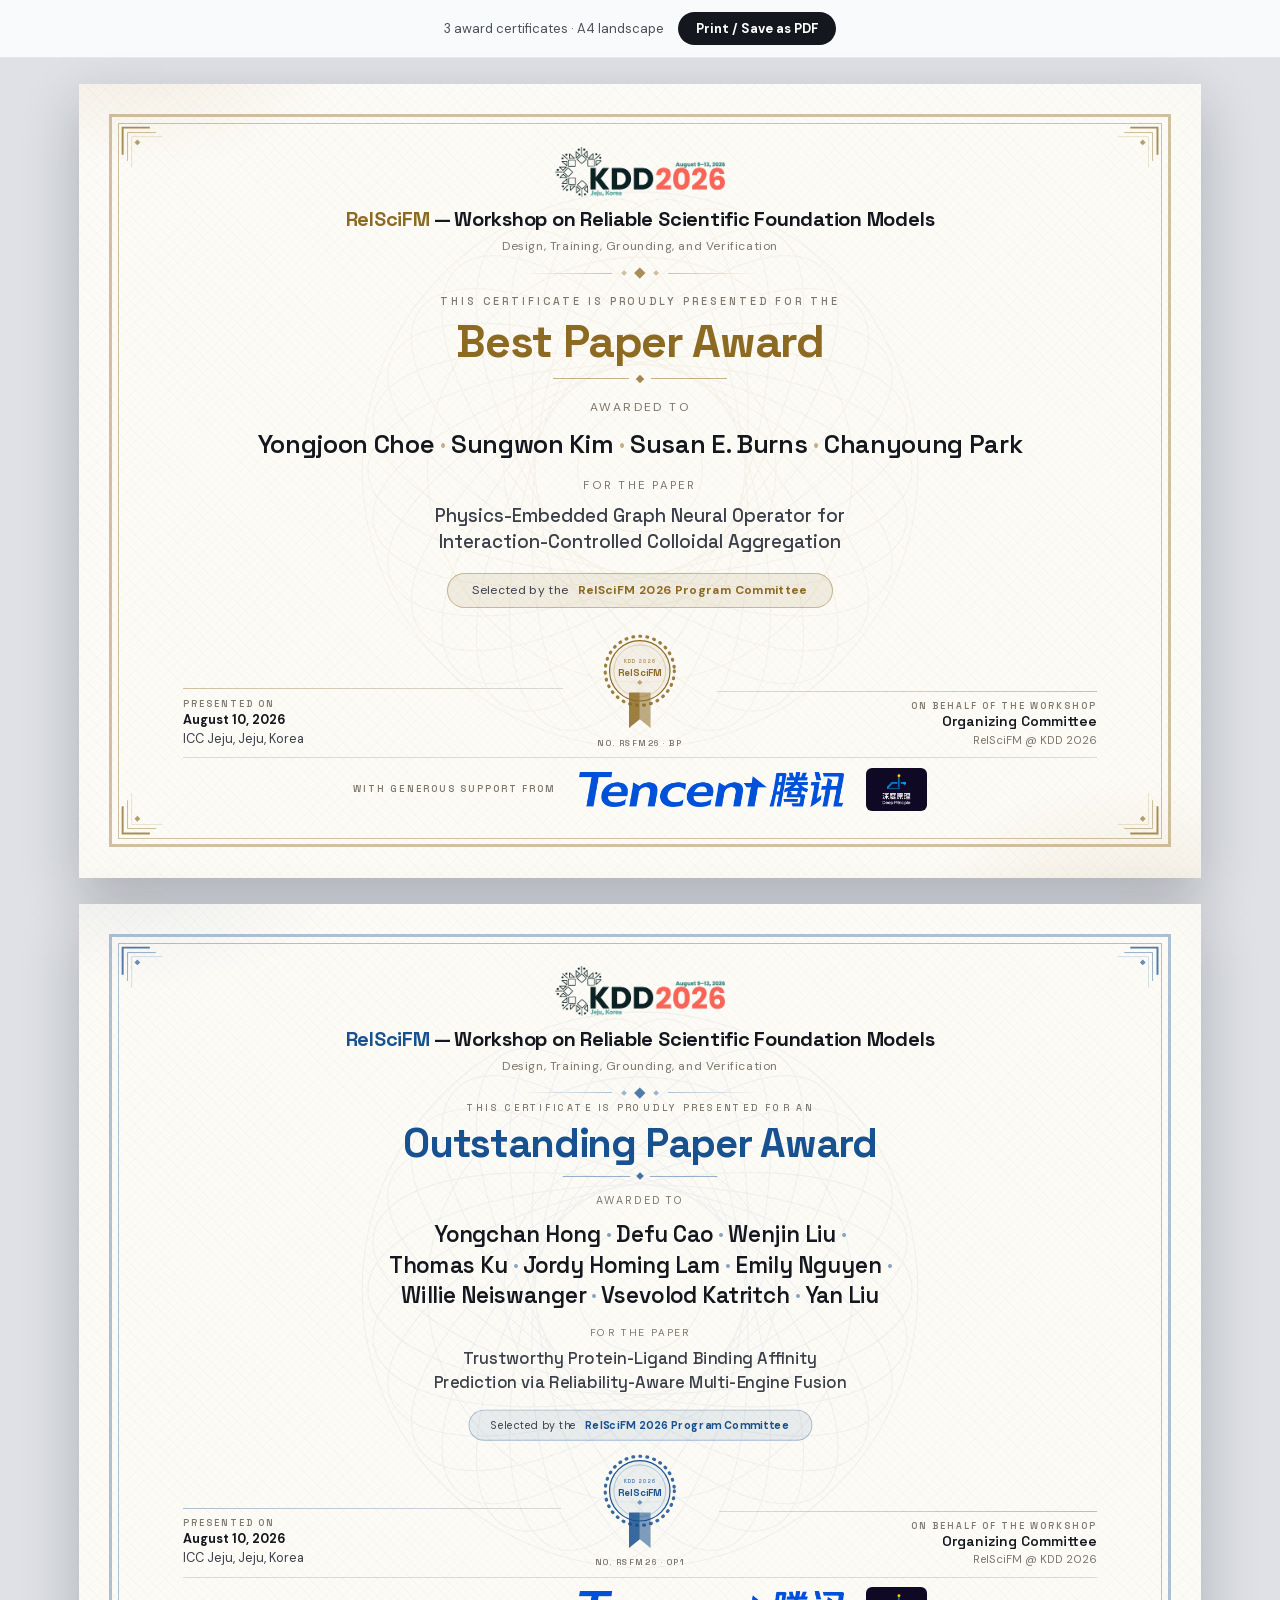
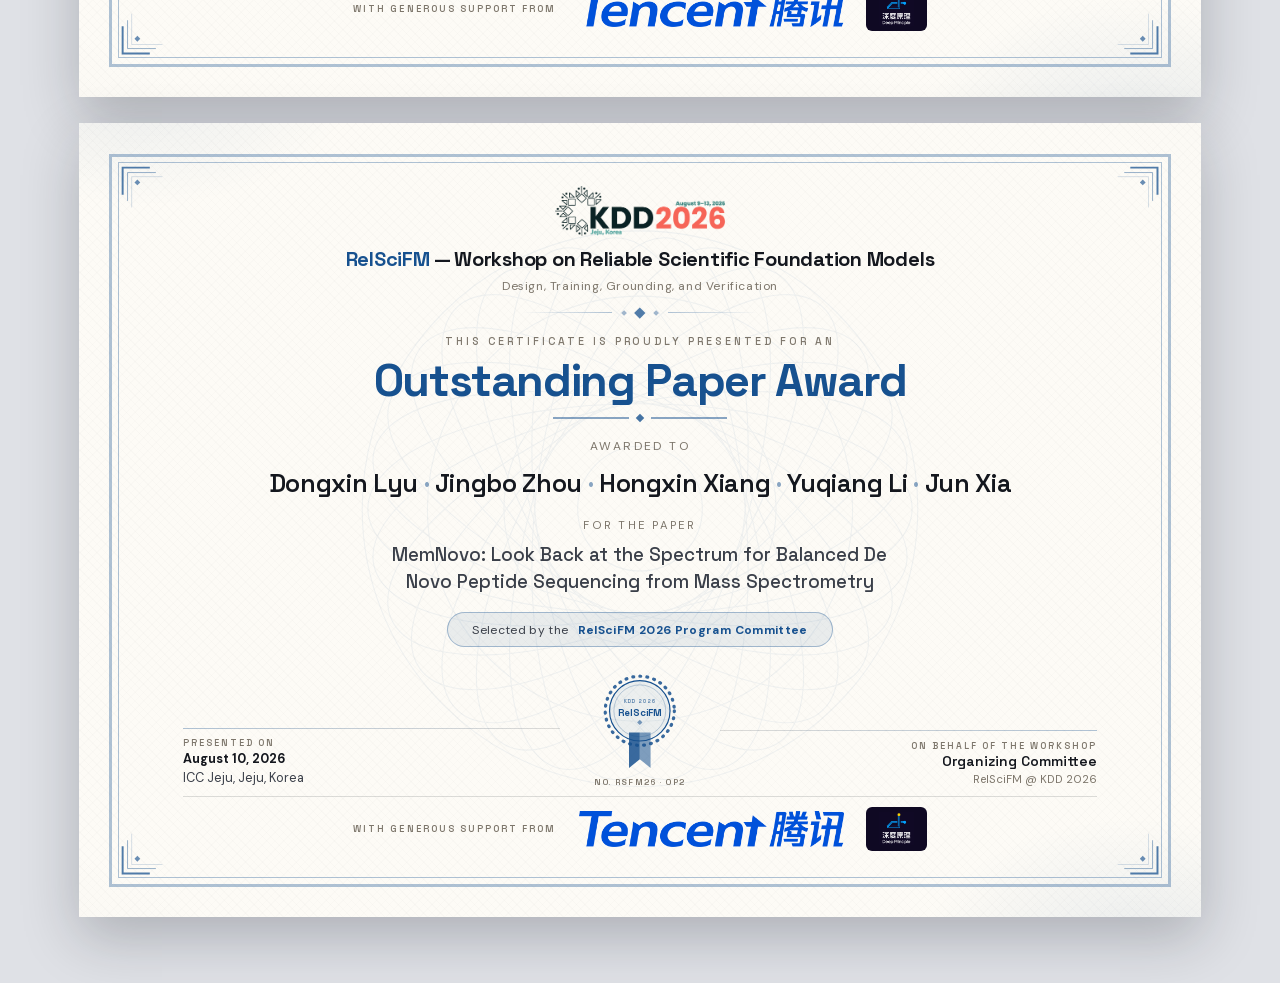
<file: certificates.html>
<!DOCTYPE html>
<html lang="en">
<head>
<meta charset="utf-8">
<meta name="viewport" content="width=device-width, initial-scale=1">
<title>RelSciFM @ KDD 2026 — Award Certificates</title>
<link rel="stylesheet" href="assets/fonts/fonts.css">
<style>
  :root {
    --heading: "Space Grotesk", -apple-system, BlinkMacSystemFont, "Helvetica Neue", sans-serif;
    --body: "DM Sans", -apple-system, BlinkMacSystemFont, "Helvetica Neue", Arial, sans-serif;
    --paper: #fdfbf6;
    --ink: #14171e;
    --ink-soft: #3a3f49;
    --muted: #7d766b;
    --rule: rgba(20, 23, 30, .14);
  }

  * { box-sizing: border-box; }

  html, body { margin: 0; padding: 0; }

  body {
    background: #dfe1e6;
    font-family: var(--body);
    -webkit-font-smoothing: antialiased;
  }

  .toolbar {
    position: sticky;
    top: 0;
    z-index: 10;
    display: flex;
    align-items: center;
    justify-content: center;
    gap: 14px;
    padding: 12px;
    background: rgba(255, 255, 255, .82);
    backdrop-filter: saturate(180%) blur(14px);
    border-bottom: 1px solid rgba(0, 0, 0, .08);
    font-size: 13px;
    color: #4b5058;
  }

  .toolbar button {
    font: inherit;
    font-weight: 600;
    color: #fff;
    background: #14171e;
    border: 0;
    border-radius: 980px;
    padding: 8px 18px;
    cursor: pointer;
  }

  .defs { position: absolute; width: 0; height: 0; overflow: hidden; }

  .sheets { padding: 26px 0 40px; }

  /* ============================== sheet ============================== */

  .cert {
    --acc: #17518f;
    --acc-warm: #2f6fbd;
    --acc-soft: rgba(23, 81, 143, .085);
    --acc-line: rgba(23, 81, 143, .34);
    position: relative;
    width: 297mm;
    height: 210mm;
    margin: 0 auto 26px auto;
    padding: 8mm;
    background: var(--paper);
    color: var(--ink);
    overflow: hidden;
    box-shadow: 0 20px 54px rgba(15, 20, 30, .24);
    print-color-adjust: exact;
    -webkit-print-color-adjust: exact;
  }

  .cert.gold {
    --acc: #8c6a22;
    --acc-warm: #b08d3f;
    --acc-soft: rgba(140, 106, 34, .10);
    --acc-line: rgba(140, 106, 34, .40);
  }

  /* warm paper tint, woven texture, edge vignette */
  .cert::before {
    content: "";
    position: absolute;
    inset: 0;
    background:
      radial-gradient(80mm 54mm at 6% -8%, var(--acc-soft), transparent 72%),
      radial-gradient(80mm 54mm at 94% 106%, var(--acc-soft), transparent 72%),
      repeating-linear-gradient(45deg, rgba(20, 23, 30, .016) 0 1px, transparent 1px 6px),
      repeating-linear-gradient(-45deg, rgba(20, 23, 30, .012) 0 1px, transparent 1px 6px);
  }

  .cert::after {
    content: "";
    position: absolute;
    inset: 0;
    pointer-events: none;
    background: radial-gradient(120% 100% at 50% 50%, transparent 58%, rgba(20, 23, 30, .05));
  }

  /* guilloche watermark behind the award block */
  .rosette {
    position: absolute;
    top: 50%;
    left: 50%;
    width: 150mm;
    height: 150mm;
    transform: translate(-50%, -52%);
    color: var(--acc);
    opacity: .055;
  }

  /* ============================== frame ============================== */

  .frame {
    position: relative;
    height: 100%;
    border: 1mm solid var(--acc-line);
    padding: 1.5mm;
  }

  .frame-inner {
    position: relative;
    height: 100%;
    border: 0.25mm solid var(--acc-line);
    padding: 6mm 17mm 7mm 17mm;
    display: flex;
    flex-direction: column;
    text-align: center;
  }

  .frame-inner > header,
  .frame-inner > footer { flex: 0 0 auto; }

  .corner {
    position: absolute;
    width: 13mm;
    height: 13mm;
    color: var(--acc);
    opacity: .75;
  }
  .corner.tl { top: 2.4mm; left: 2.4mm; }
  .corner.tr { top: 2.4mm; right: 2.4mm; transform: scaleX(-1); }
  .corner.bl { bottom: 2.4mm; left: 2.4mm; transform: scaleY(-1); }
  .corner.br { bottom: 2.4mm; right: 2.4mm; transform: scale(-1, -1); }

  /* ============================== header ============================== */

  .kdd-logo {
    display: block;
    width: 45mm;
    height: auto;
    margin: 0 auto;
  }

  .wordmark {
    font-family: var(--heading);
    font-size: 15pt;
    font-weight: 700;
    letter-spacing: -0.012em;
    margin-top: 2.6mm;
    text-wrap: balance;
  }

  .wordmark .rs { color: var(--acc); }

  .subtitle {
    font-size: 9pt;
    color: var(--muted);
    margin-top: 1.6mm;
    letter-spacing: .05em;
  }

  .flourish {
    display: flex;
    align-items: center;
    justify-content: center;
    gap: 2.6mm;
    margin-top: 4mm;
  }
  .flourish i {
    display: block;
    height: 0.25mm;
    width: 24mm;
    background: linear-gradient(90deg, transparent, var(--acc-line));
  }
  .flourish i:last-child { background: linear-gradient(90deg, var(--acc-line), transparent); }
  .flourish b {
    width: 2mm;
    height: 2mm;
    background: var(--acc);
    transform: rotate(45deg);
    opacity: .75;
  }
  .flourish s {
    width: 1.1mm;
    height: 1.1mm;
    background: var(--acc);
    transform: rotate(45deg);
    opacity: .4;
  }

  /* ============================== award block ============================== */

  .main {
    position: relative;
    flex: 1;
    min-height: 0;
    display: flex;
    flex-direction: column;
    justify-content: center;
    transform-origin: center center;
  }

  .kicker {
    font-family: var(--heading);
    font-size: 8pt;
    font-weight: 500;
    letter-spacing: .28em;
    text-transform: uppercase;
    color: var(--muted);
  }

  .award {
    font-family: var(--heading);
    font-size: 34pt;
    font-weight: 700;
    letter-spacing: -0.03em;
    line-height: 1.02;
    color: var(--acc);
    margin-top: 2.6mm;
  }

  .award-rule {
    display: flex;
    align-items: center;
    justify-content: center;
    gap: 2.2mm;
    margin-top: 3mm;
  }
  .award-rule i {
    display: block;
    height: 0.35mm;
    width: 20mm;
    background: var(--acc);
    opacity: .5;
  }
  .award-rule b {
    width: 1.6mm;
    height: 1.6mm;
    background: var(--acc);
    transform: rotate(45deg);
    opacity: .8;
  }

  .presented {
    font-size: 9pt;
    letter-spacing: .2em;
    text-transform: uppercase;
    color: var(--muted);
    margin-top: 4.5mm;
  }

  .recipients {
    font-family: var(--heading);
    font-size: 19pt;
    font-weight: 600;
    letter-spacing: -0.014em;
    line-height: 1.36;
    margin: 3.2mm auto 0 auto;
    max-width: 224mm;
    text-wrap: balance;
  }

  /* keep each name intact so lines only break between people */
  .recipients span { white-space: nowrap; }
  .recipients span:not(:last-child)::after {
    content: " \00B7";
    color: var(--acc);
    opacity: .5;
  }

  .for-paper {
    font-size: 8.5pt;
    letter-spacing: .2em;
    text-transform: uppercase;
    color: var(--muted);
    margin-top: 4.5mm;
  }

  .paper-title {
    font-family: var(--heading);
    font-size: 14pt;
    font-weight: 500;
    line-height: 1.42;
    margin: 2.6mm auto 0 auto;
    max-width: 200mm;
    color: var(--ink-soft);
    text-wrap: balance;
  }

  .prize {
    display: inline-flex;
    align-items: center;
    gap: 2.4mm;
    margin: 4.5mm auto 0 auto;
    padding: 2.2mm 6.5mm;
    border: 0.25mm solid var(--acc-line);
    border-radius: 980px;
    background: var(--acc-soft);
    font-size: 9pt;
    letter-spacing: .03em;
    color: var(--ink-soft);
  }
  .prize b { color: var(--acc); font-weight: 600; }

  /* ============================== footer ============================== */

  .foot {
    display: grid;
    grid-template-columns: 1fr auto 1fr;
    align-items: end;
    gap: 9mm;
    margin-top: 2mm;
  }

  .foot .lab {
    font-family: var(--heading);
    font-size: 6.8pt;
    font-weight: 600;
    letter-spacing: .22em;
    text-transform: uppercase;
    color: var(--muted);
  }

  .foot .rule {
    height: 0.3mm;
    background: linear-gradient(90deg, var(--acc-line), var(--rule));
    margin-bottom: 2.2mm;
  }
  .foot .right .rule { background: linear-gradient(90deg, var(--rule), var(--acc-line)); }

  .foot .val { font-size: 9.5pt; line-height: 1.5; color: var(--ink-soft); }
  .foot .val b { font-weight: 600; color: var(--ink); }

  .foot .left { text-align: left; }
  .foot .right { text-align: right; }

  .sig-name {
    font-family: var(--heading);
    font-size: 10.5pt;
    font-weight: 600;
  }
  .sig-sub { font-size: 8.5pt; color: var(--muted); margin-top: 0.6mm; }

  .medal-wrap { display: flex; flex-direction: column; align-items: center; }

  .medal {
    width: 20mm;
    height: auto;
    color: var(--acc);
    font-family: var(--heading);
    display: block;
  }

  .cert-no {
    font-family: var(--heading);
    font-size: 6.4pt;
    font-weight: 600;
    letter-spacing: .18em;
    text-transform: uppercase;
    color: var(--muted);
    margin-top: 1.6mm;
  }

  /* sponsors */
  .sponsors {
    display: flex;
    align-items: center;
    justify-content: center;
    gap: 6mm;
    margin-top: 2.5mm;
    padding-top: 2.5mm;
    border-top: 0.25mm solid var(--rule);
  }
  .sponsors .lab {
    font-family: var(--heading);
    font-size: 7pt;
    font-weight: 600;
    letter-spacing: .22em;
    text-transform: uppercase;
    color: var(--muted);
  }
  .sponsors img { display: block; }
  .sponsors .tc img { height: 9.4mm; }
  .sponsors .dp {
    background: #0f0923;
    border-radius: 1.6mm;
    padding: 1.4mm 3.4mm;
    display: flex;
    align-items: center;
  }
  .sponsors .dp img { height: 8.8mm; }

  /* ============================== print ============================== */

  @page { size: A4 landscape; margin: 0; }

  @media print {
    body { background: #fff; }
    .toolbar { display: none; }
    .sheets { padding: 0; }
    .cert {
      margin: 0;
      box-shadow: none;
      break-after: page;
      page-break-after: always;
    }
    .cert:last-child { break-after: auto; page-break-after: auto; }
  }
</style>
</head>
<body>

<div class="toolbar">
  <span>3 award certificates &middot; A4 landscape</span>
  <button onclick="window.print()">Print / Save as PDF</button>
</div>

<!-- shared vector ornaments -->
<svg class="defs" aria-hidden="true">
  <defs>
    <!-- engraved guilloche rosette -->
    <symbol id="rosette" viewBox="0 0 400 400">
      <g fill="none" stroke="currentColor" stroke-width="0.8">
        <circle cx="200" cy="200" r="196"/>
        <circle cx="200" cy="200" r="150"/>
        <circle cx="200" cy="200" r="96"/>
        <circle cx="200" cy="200" r="44"/>
        <ellipse cx="200" cy="200" rx="192" ry="74"/>
        <ellipse cx="200" cy="200" rx="192" ry="74" transform="rotate(12 200 200)"/>
        <ellipse cx="200" cy="200" rx="192" ry="74" transform="rotate(24 200 200)"/>
        <ellipse cx="200" cy="200" rx="192" ry="74" transform="rotate(36 200 200)"/>
        <ellipse cx="200" cy="200" rx="192" ry="74" transform="rotate(48 200 200)"/>
        <ellipse cx="200" cy="200" rx="192" ry="74" transform="rotate(60 200 200)"/>
        <ellipse cx="200" cy="200" rx="192" ry="74" transform="rotate(72 200 200)"/>
        <ellipse cx="200" cy="200" rx="192" ry="74" transform="rotate(84 200 200)"/>
        <ellipse cx="200" cy="200" rx="192" ry="74" transform="rotate(96 200 200)"/>
        <ellipse cx="200" cy="200" rx="192" ry="74" transform="rotate(108 200 200)"/>
        <ellipse cx="200" cy="200" rx="192" ry="74" transform="rotate(120 200 200)"/>
        <ellipse cx="200" cy="200" rx="192" ry="74" transform="rotate(132 200 200)"/>
        <ellipse cx="200" cy="200" rx="192" ry="74" transform="rotate(144 200 200)"/>
        <ellipse cx="200" cy="200" rx="192" ry="74" transform="rotate(156 200 200)"/>
        <ellipse cx="200" cy="200" rx="192" ry="74" transform="rotate(168 200 200)"/>
      </g>
    </symbol>

    <!-- art-deco corner flourish -->
    <symbol id="corner" viewBox="0 0 60 60">
      <g fill="none" stroke="currentColor" stroke-linecap="square">
        <path d="M2 34 L2 2 L34 2" stroke-width="2.4"/>
        <path d="M8 42 L8 8 L42 8" stroke-width="0.9" opacity=".8"/>
        <path d="M13 50 L13 13 L50 13" stroke-width="0.55" opacity=".5"/>
      </g>
      <rect x="17.5" y="17.5" width="5" height="5" transform="rotate(45 20 20)" fill="currentColor" opacity=".85"/>
    </symbol>

    <!-- ribboned medal seal -->
    <symbol id="medal" viewBox="0 0 140 182">
      <path d="M50 110 L50 176 L70 160 L70 110 Z" fill="currentColor" opacity=".85"/>
      <path d="M90 110 L90 176 L70 160 L70 110 Z" fill="currentColor" opacity=".55"/>
      <circle cx="70" cy="70" r="64" fill="none" stroke="currentColor" stroke-width="6"
              stroke-dasharray="1.5 11.6" stroke-linecap="round" opacity=".85"/>
      <circle cx="70" cy="70" r="56" fill="currentColor" opacity=".07"/>
      <circle cx="70" cy="70" r="56" fill="none" stroke="currentColor" stroke-width="2.2"/>
      <circle cx="70" cy="70" r="48" fill="none" stroke="currentColor" stroke-width="0.9" opacity=".55"/>
      <text x="70" y="55" text-anchor="middle" fill="currentColor" opacity=".72"
            font-size="9" font-weight="600" letter-spacing="1.9">KDD 2026</text>
      <text x="70" y="80" text-anchor="middle" fill="currentColor"
            font-size="18" font-weight="700" letter-spacing="-0.4">RelSciFM</text>
      <rect x="66.5" y="88" width="7" height="7" transform="rotate(45 70 91.5)" fill="currentColor" opacity=".55"/>
    </symbol>
  </defs>
</svg>

<div class="sheets">

  <!-- ==================== 1. BEST PAPER ==================== -->
  <section class="cert gold" data-cert="bp">
    <svg class="rosette" aria-hidden="true"><use href="#rosette"/></svg>
    <div class="frame">
      <svg class="corner tl" aria-hidden="true"><use href="#corner"/></svg>
      <svg class="corner tr" aria-hidden="true"><use href="#corner"/></svg>
      <svg class="corner bl" aria-hidden="true"><use href="#corner"/></svg>
      <svg class="corner br" aria-hidden="true"><use href="#corner"/></svg>

      <div class="frame-inner">

        <header>
          <img class="kdd-logo" src="assets/img/kdd2026-logo.png" alt="KDD 2026 &mdash; Jeju, Korea">
          <div class="wordmark"><span class="rs">RelSciFM</span> &mdash; Workshop on Reliable Scientific Foundation Models</div>
          <div class="subtitle">Design, Training, Grounding, and Verification</div>
          <div class="flourish"><i></i><s></s><b></b><s></s><i></i></div>
        </header>

        <div class="main">
          <div class="kicker">This certificate is proudly presented for the</div>
          <div class="award">Best Paper Award</div>
          <div class="award-rule"><i></i><b></b><i></i></div>

          <div class="presented">Awarded to</div>
          <div class="recipients"><span>Yongjoon Choe</span> <span>Sungwon Kim</span> <span>Susan E. Burns</span> <span>Chanyoung Park</span></div>

          <div class="for-paper">For the paper</div>
          <div class="paper-title">Physics-Embedded Graph Neural Operator for Interaction-Controlled Colloidal Aggregation</div>

          <div><span class="prize">Selected by the <b>RelSciFM 2026 Program Committee</b></span></div>
        </div>

        <footer>
          <div class="foot">
            <div class="left">
              <div class="rule"></div>
              <div class="lab">Presented on</div>
              <div class="val"><b>August 10, 2026</b><br>ICC Jeju, Jeju, Korea</div>
            </div>

            <div class="medal-wrap">
              <svg class="medal" viewBox="0 0 140 182" aria-hidden="true"><use href="#medal"/></svg>
              <div class="cert-no">No. RSFM26 &middot; BP</div>
            </div>

            <div class="right">
              <div class="rule"></div>
              <div class="lab">On behalf of the workshop</div>
              <div class="sig-name">Organizing Committee</div>
              <div class="sig-sub">RelSciFM @ KDD 2026</div>
            </div>
          </div>

          <div class="sponsors">
            <span class="lab">With generous support from</span>
            <span class="tc"><img src="assets/img/sponsors/tencent.png" alt="Tencent"></span>
            <span class="dp"><img src="assets/img/sponsors/deepprinciple.jpeg" alt="Deep Principle"></span>
          </div>
        </footer>

      </div>
    </div>
  </section>

  <!-- ==================== 2. OUTSTANDING PAPER 1 ==================== -->
  <section class="cert" data-cert="op1">
    <svg class="rosette" aria-hidden="true"><use href="#rosette"/></svg>
    <div class="frame">
      <svg class="corner tl" aria-hidden="true"><use href="#corner"/></svg>
      <svg class="corner tr" aria-hidden="true"><use href="#corner"/></svg>
      <svg class="corner bl" aria-hidden="true"><use href="#corner"/></svg>
      <svg class="corner br" aria-hidden="true"><use href="#corner"/></svg>

      <div class="frame-inner">

        <header>
          <img class="kdd-logo" src="assets/img/kdd2026-logo.png" alt="KDD 2026 &mdash; Jeju, Korea">
          <div class="wordmark"><span class="rs">RelSciFM</span> &mdash; Workshop on Reliable Scientific Foundation Models</div>
          <div class="subtitle">Design, Training, Grounding, and Verification</div>
          <div class="flourish"><i></i><s></s><b></b><s></s><i></i></div>
        </header>

        <div class="main">
          <div class="kicker">This certificate is proudly presented for an</div>
          <div class="award">Outstanding Paper Award</div>
          <div class="award-rule"><i></i><b></b><i></i></div>

          <div class="presented">Awarded to</div>
          <div class="recipients"><span>Yongchan Hong</span> <span>Defu Cao</span> <span>Wenjin Liu</span> <span>Thomas Ku</span> <span>Jordy Homing Lam</span> <span>Emily Nguyen</span> <span>Willie Neiswanger</span> <span>Vsevolod Katritch</span> <span>Yan Liu</span></div>

          <div class="for-paper">For the paper</div>
          <div class="paper-title">Trustworthy Protein-Ligand Binding Affinity Prediction via Reliability-Aware Multi-Engine Fusion</div>

          <div><span class="prize">Selected by the <b>RelSciFM 2026 Program Committee</b></span></div>
        </div>

        <footer>
          <div class="foot">
            <div class="left">
              <div class="rule"></div>
              <div class="lab">Presented on</div>
              <div class="val"><b>August 10, 2026</b><br>ICC Jeju, Jeju, Korea</div>
            </div>

            <div class="medal-wrap">
              <svg class="medal" viewBox="0 0 140 182" aria-hidden="true"><use href="#medal"/></svg>
              <div class="cert-no">No. RSFM26 &middot; OP1</div>
            </div>

            <div class="right">
              <div class="rule"></div>
              <div class="lab">On behalf of the workshop</div>
              <div class="sig-name">Organizing Committee</div>
              <div class="sig-sub">RelSciFM @ KDD 2026</div>
            </div>
          </div>

          <div class="sponsors">
            <span class="lab">With generous support from</span>
            <span class="tc"><img src="assets/img/sponsors/tencent.png" alt="Tencent"></span>
            <span class="dp"><img src="assets/img/sponsors/deepprinciple.jpeg" alt="Deep Principle"></span>
          </div>
        </footer>

      </div>
    </div>
  </section>

  <!-- ==================== 3. OUTSTANDING PAPER 2 ==================== -->
  <section class="cert" data-cert="op2">
    <svg class="rosette" aria-hidden="true"><use href="#rosette"/></svg>
    <div class="frame">
      <svg class="corner tl" aria-hidden="true"><use href="#corner"/></svg>
      <svg class="corner tr" aria-hidden="true"><use href="#corner"/></svg>
      <svg class="corner bl" aria-hidden="true"><use href="#corner"/></svg>
      <svg class="corner br" aria-hidden="true"><use href="#corner"/></svg>

      <div class="frame-inner">

        <header>
          <img class="kdd-logo" src="assets/img/kdd2026-logo.png" alt="KDD 2026 &mdash; Jeju, Korea">
          <div class="wordmark"><span class="rs">RelSciFM</span> &mdash; Workshop on Reliable Scientific Foundation Models</div>
          <div class="subtitle">Design, Training, Grounding, and Verification</div>
          <div class="flourish"><i></i><s></s><b></b><s></s><i></i></div>
        </header>

        <div class="main">
          <div class="kicker">This certificate is proudly presented for an</div>
          <div class="award">Outstanding Paper Award</div>
          <div class="award-rule"><i></i><b></b><i></i></div>

          <div class="presented">Awarded to</div>
          <div class="recipients"><span>Dongxin Lyu</span> <span>Jingbo Zhou</span> <span>Hongxin Xiang</span> <span>Yuqiang Li</span> <span>Jun Xia</span></div>

          <div class="for-paper">For the paper</div>
          <div class="paper-title">MemNovo: Look Back at the Spectrum for Balanced De Novo Peptide Sequencing from Mass Spectrometry</div>

          <div><span class="prize">Selected by the <b>RelSciFM 2026 Program Committee</b></span></div>
        </div>

        <footer>
          <div class="foot">
            <div class="left">
              <div class="rule"></div>
              <div class="lab">Presented on</div>
              <div class="val"><b>August 10, 2026</b><br>ICC Jeju, Jeju, Korea</div>
            </div>

            <div class="medal-wrap">
              <svg class="medal" viewBox="0 0 140 182" aria-hidden="true"><use href="#medal"/></svg>
              <div class="cert-no">No. RSFM26 &middot; OP2</div>
            </div>

            <div class="right">
              <div class="rule"></div>
              <div class="lab">On behalf of the workshop</div>
              <div class="sig-name">Organizing Committee</div>
              <div class="sig-sub">RelSciFM @ KDD 2026</div>
            </div>
          </div>

          <div class="sponsors">
            <span class="lab">With generous support from</span>
            <span class="tc"><img src="assets/img/sponsors/tencent.png" alt="Tencent"></span>
            <span class="dp"><img src="assets/img/sponsors/deepprinciple.jpeg" alt="Deep Principle"></span>
          </div>
        </footer>

      </div>
    </div>
  </section>

</div>

<script>
  // ?only=bp|op1|op2 renders a single certificate, for exporting one PDF per award.
  (function () {
    var only = new URLSearchParams(location.search).get('only');
    var sheets = document.querySelectorAll('.cert');
    if (only) {
      sheets.forEach(function (c) {
        if (c.dataset.cert !== only) c.remove();
      });
    }
    var n = document.querySelectorAll('.cert').length;
    document.querySelector('.toolbar span').textContent =
      n + (n === 1 ? ' award certificate' : ' award certificates') + ' \u00B7 A4 landscape';
  })();

  // Long author lists can outgrow the centre block and collide with the header
  // flourish; scale each block down just enough to sit inside the frame.
  function fitCertificates() {
    document.querySelectorAll('.cert .main').forEach(function (main) {
      main.style.transform = 'none';
      main.style.justifyContent = 'flex-start';
      var natural = main.scrollHeight;
      var available = main.clientHeight;
      main.style.justifyContent = '';
      if (natural > available) {
        main.style.transform = 'scale(' + (available / natural * 0.97).toFixed(4) + ')';
      }
    });
  }

  if (document.fonts && document.fonts.ready) {
    document.fonts.ready.then(fitCertificates);
  }
  window.addEventListener('load', fitCertificates);
  window.addEventListener('beforeprint', fitCertificates);
</script>

</body>
</html>
</file>
<file: assets/fonts/fonts.css>
/* latin-ext */
@font-face {
  font-family: 'DM Sans';
  font-style: normal;
  font-weight: 400;
  font-display: swap;
  src: url(./rP2Yp2ywxg089UriI5-g4vlH9VoD8Cmcqbu6-K6z9mXgjU0.woff2) format('woff2');
  unicode-range: U+0100-02BA, U+02BD-02C5, U+02C7-02CC, U+02CE-02D7, U+02DD-02FF, U+0304, U+0308, U+0329, U+1D00-1DBF, U+1E00-1E9F, U+1EF2-1EFF, U+2020, U+20A0-20AB, U+20AD-20C0, U+2113, U+2C60-2C7F, U+A720-A7FF;
}
/* latin */
@font-face {
  font-family: 'DM Sans';
  font-style: normal;
  font-weight: 400;
  font-display: swap;
  src: url(./rP2Yp2ywxg089UriI5-g4vlH9VoD8Cmcqbu0-K6z9mXg.woff2) format('woff2');
  unicode-range: U+0000-00FF, U+0131, U+0152-0153, U+02BB-02BC, U+02C6, U+02DA, U+02DC, U+0304, U+0308, U+0329, U+2000-206F, U+20AC, U+2122, U+2191, U+2193, U+2212, U+2215, U+FEFF, U+FFFD;
}
/* latin-ext */
@font-face {
  font-family: 'DM Sans';
  font-style: normal;
  font-weight: 500;
  font-display: swap;
  src: url(./rP2Yp2ywxg089UriI5-g4vlH9VoD8Cmcqbu6-K6z9mXgjU0.woff2) format('woff2');
  unicode-range: U+0100-02BA, U+02BD-02C5, U+02C7-02CC, U+02CE-02D7, U+02DD-02FF, U+0304, U+0308, U+0329, U+1D00-1DBF, U+1E00-1E9F, U+1EF2-1EFF, U+2020, U+20A0-20AB, U+20AD-20C0, U+2113, U+2C60-2C7F, U+A720-A7FF;
}
/* latin */
@font-face {
  font-family: 'DM Sans';
  font-style: normal;
  font-weight: 500;
  font-display: swap;
  src: url(./rP2Yp2ywxg089UriI5-g4vlH9VoD8Cmcqbu0-K6z9mXg.woff2) format('woff2');
  unicode-range: U+0000-00FF, U+0131, U+0152-0153, U+02BB-02BC, U+02C6, U+02DA, U+02DC, U+0304, U+0308, U+0329, U+2000-206F, U+20AC, U+2122, U+2191, U+2193, U+2212, U+2215, U+FEFF, U+FFFD;
}
/* latin-ext */
@font-face {
  font-family: 'DM Sans';
  font-style: normal;
  font-weight: 700;
  font-display: swap;
  src: url(./rP2Yp2ywxg089UriI5-g4vlH9VoD8Cmcqbu6-K6z9mXgjU0.woff2) format('woff2');
  unicode-range: U+0100-02BA, U+02BD-02C5, U+02C7-02CC, U+02CE-02D7, U+02DD-02FF, U+0304, U+0308, U+0329, U+1D00-1DBF, U+1E00-1E9F, U+1EF2-1EFF, U+2020, U+20A0-20AB, U+20AD-20C0, U+2113, U+2C60-2C7F, U+A720-A7FF;
}
/* latin */
@font-face {
  font-family: 'DM Sans';
  font-style: normal;
  font-weight: 700;
  font-display: swap;
  src: url(./rP2Yp2ywxg089UriI5-g4vlH9VoD8Cmcqbu0-K6z9mXg.woff2) format('woff2');
  unicode-range: U+0000-00FF, U+0131, U+0152-0153, U+02BB-02BC, U+02C6, U+02DA, U+02DC, U+0304, U+0308, U+0329, U+2000-206F, U+20AC, U+2122, U+2191, U+2193, U+2212, U+2215, U+FEFF, U+FFFD;
}
/* vietnamese */
@font-face {
  font-family: 'Space Grotesk';
  font-style: normal;
  font-weight: 400;
  font-display: swap;
  src: url(./V8mDoQDjQSkFtoMM3T6r8E7mPb54C_k3HqUtEw.woff2) format('woff2');
  unicode-range: U+0102-0103, U+0110-0111, U+0128-0129, U+0168-0169, U+01A0-01A1, U+01AF-01B0, U+0300-0301, U+0303-0304, U+0308-0309, U+0323, U+0329, U+1EA0-1EF9, U+20AB;
}
/* latin-ext */
@font-face {
  font-family: 'Space Grotesk';
  font-style: normal;
  font-weight: 400;
  font-display: swap;
  src: url(./V8mDoQDjQSkFtoMM3T6r8E7mPb94C_k3HqUtEw.woff2) format('woff2');
  unicode-range: U+0100-02BA, U+02BD-02C5, U+02C7-02CC, U+02CE-02D7, U+02DD-02FF, U+0304, U+0308, U+0329, U+1D00-1DBF, U+1E00-1E9F, U+1EF2-1EFF, U+2020, U+20A0-20AB, U+20AD-20C0, U+2113, U+2C60-2C7F, U+A720-A7FF;
}
/* latin */
@font-face {
  font-family: 'Space Grotesk';
  font-style: normal;
  font-weight: 400;
  font-display: swap;
  src: url(./V8mDoQDjQSkFtoMM3T6r8E7mPbF4C_k3HqU.woff2) format('woff2');
  unicode-range: U+0000-00FF, U+0131, U+0152-0153, U+02BB-02BC, U+02C6, U+02DA, U+02DC, U+0304, U+0308, U+0329, U+2000-206F, U+20AC, U+2122, U+2191, U+2193, U+2212, U+2215, U+FEFF, U+FFFD;
}
/* vietnamese */
@font-face {
  font-family: 'Space Grotesk';
  font-style: normal;
  font-weight: 500;
  font-display: swap;
  src: url(./V8mDoQDjQSkFtoMM3T6r8E7mPb54C_k3HqUtEw.woff2) format('woff2');
  unicode-range: U+0102-0103, U+0110-0111, U+0128-0129, U+0168-0169, U+01A0-01A1, U+01AF-01B0, U+0300-0301, U+0303-0304, U+0308-0309, U+0323, U+0329, U+1EA0-1EF9, U+20AB;
}
/* latin-ext */
@font-face {
  font-family: 'Space Grotesk';
  font-style: normal;
  font-weight: 500;
  font-display: swap;
  src: url(./V8mDoQDjQSkFtoMM3T6r8E7mPb94C_k3HqUtEw.woff2) format('woff2');
  unicode-range: U+0100-02BA, U+02BD-02C5, U+02C7-02CC, U+02CE-02D7, U+02DD-02FF, U+0304, U+0308, U+0329, U+1D00-1DBF, U+1E00-1E9F, U+1EF2-1EFF, U+2020, U+20A0-20AB, U+20AD-20C0, U+2113, U+2C60-2C7F, U+A720-A7FF;
}
/* latin */
@font-face {
  font-family: 'Space Grotesk';
  font-style: normal;
  font-weight: 500;
  font-display: swap;
  src: url(./V8mDoQDjQSkFtoMM3T6r8E7mPbF4C_k3HqU.woff2) format('woff2');
  unicode-range: U+0000-00FF, U+0131, U+0152-0153, U+02BB-02BC, U+02C6, U+02DA, U+02DC, U+0304, U+0308, U+0329, U+2000-206F, U+20AC, U+2122, U+2191, U+2193, U+2212, U+2215, U+FEFF, U+FFFD;
}
/* vietnamese */
@font-face {
  font-family: 'Space Grotesk';
  font-style: normal;
  font-weight: 600;
  font-display: swap;
  src: url(./V8mDoQDjQSkFtoMM3T6r8E7mPb54C_k3HqUtEw.woff2) format('woff2');
  unicode-range: U+0102-0103, U+0110-0111, U+0128-0129, U+0168-0169, U+01A0-01A1, U+01AF-01B0, U+0300-0301, U+0303-0304, U+0308-0309, U+0323, U+0329, U+1EA0-1EF9, U+20AB;
}
/* latin-ext */
@font-face {
  font-family: 'Space Grotesk';
  font-style: normal;
  font-weight: 600;
  font-display: swap;
  src: url(./V8mDoQDjQSkFtoMM3T6r8E7mPb94C_k3HqUtEw.woff2) format('woff2');
  unicode-range: U+0100-02BA, U+02BD-02C5, U+02C7-02CC, U+02CE-02D7, U+02DD-02FF, U+0304, U+0308, U+0329, U+1D00-1DBF, U+1E00-1E9F, U+1EF2-1EFF, U+2020, U+20A0-20AB, U+20AD-20C0, U+2113, U+2C60-2C7F, U+A720-A7FF;
}
/* latin */
@font-face {
  font-family: 'Space Grotesk';
  font-style: normal;
  font-weight: 600;
  font-display: swap;
  src: url(./V8mDoQDjQSkFtoMM3T6r8E7mPbF4C_k3HqU.woff2) format('woff2');
  unicode-range: U+0000-00FF, U+0131, U+0152-0153, U+02BB-02BC, U+02C6, U+02DA, U+02DC, U+0304, U+0308, U+0329, U+2000-206F, U+20AC, U+2122, U+2191, U+2193, U+2212, U+2215, U+FEFF, U+FFFD;
}
/* vietnamese */
@font-face {
  font-family: 'Space Grotesk';
  font-style: normal;
  font-weight: 700;
  font-display: swap;
  src: url(./V8mDoQDjQSkFtoMM3T6r8E7mPb54C_k3HqUtEw.woff2) format('woff2');
  unicode-range: U+0102-0103, U+0110-0111, U+0128-0129, U+0168-0169, U+01A0-01A1, U+01AF-01B0, U+0300-0301, U+0303-0304, U+0308-0309, U+0323, U+0329, U+1EA0-1EF9, U+20AB;
}
/* latin-ext */
@font-face {
  font-family: 'Space Grotesk';
  font-style: normal;
  font-weight: 700;
  font-display: swap;
  src: url(./V8mDoQDjQSkFtoMM3T6r8E7mPb94C_k3HqUtEw.woff2) format('woff2');
  unicode-range: U+0100-02BA, U+02BD-02C5, U+02C7-02CC, U+02CE-02D7, U+02DD-02FF, U+0304, U+0308, U+0329, U+1D00-1DBF, U+1E00-1E9F, U+1EF2-1EFF, U+2020, U+20A0-20AB, U+20AD-20C0, U+2113, U+2C60-2C7F, U+A720-A7FF;
}
/* latin */
@font-face {
  font-family: 'Space Grotesk';
  font-style: normal;
  font-weight: 700;
  font-display: swap;
  src: url(./V8mDoQDjQSkFtoMM3T6r8E7mPbF4C_k3HqU.woff2) format('woff2');
  unicode-range: U+0000-00FF, U+0131, U+0152-0153, U+02BB-02BC, U+02C6, U+02DA, U+02DC, U+0304, U+0308, U+0329, U+2000-206F, U+20AC, U+2122, U+2191, U+2193, U+2212, U+2215, U+FEFF, U+FFFD;
}
</file>
